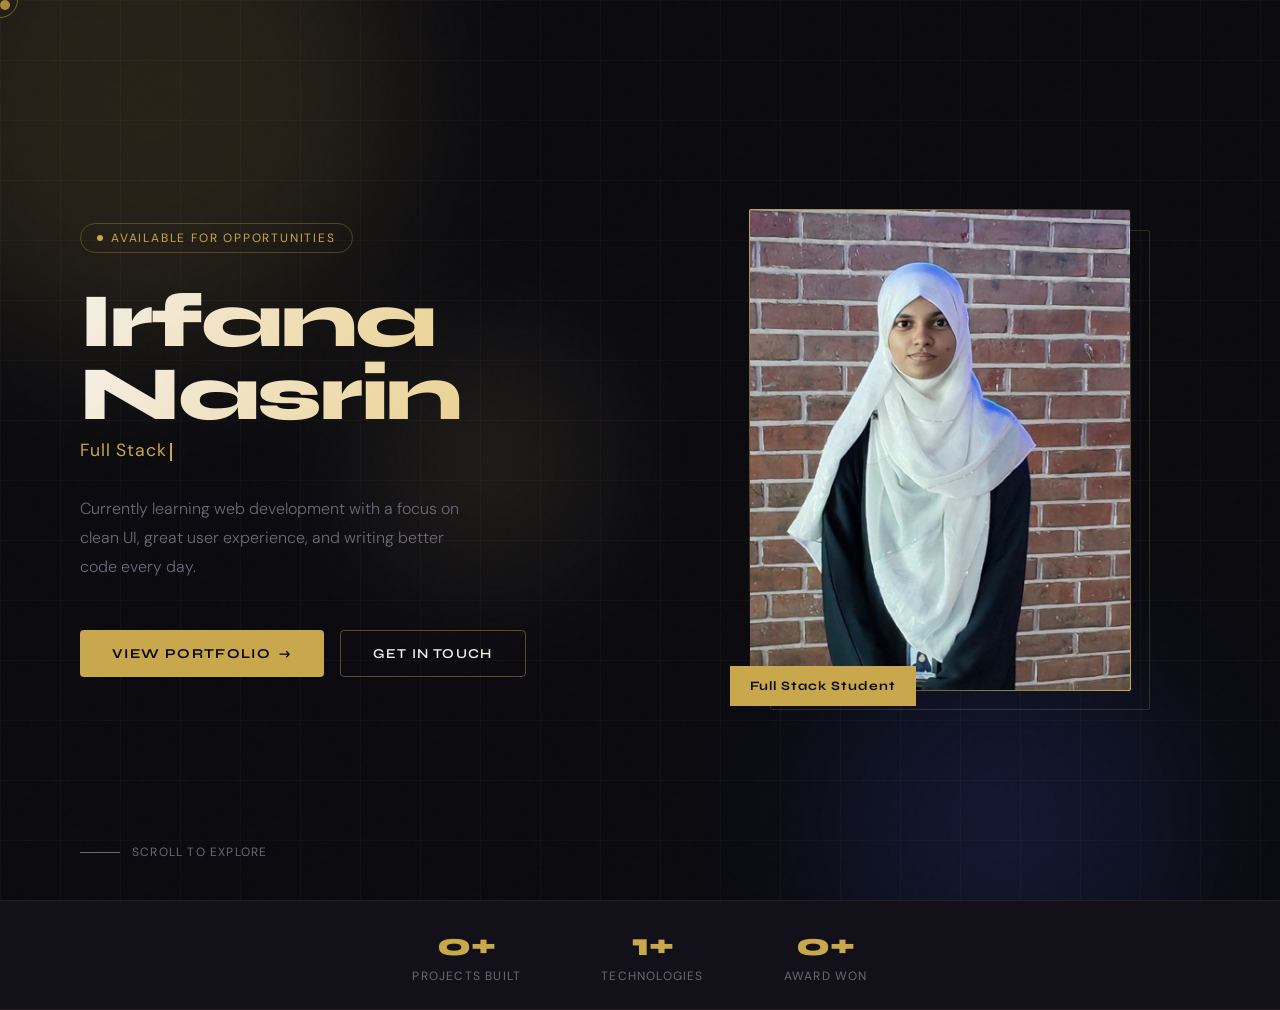
<file: dummy.html>
<!DOCTYPE html>
<html lang="en">
<head>
  <meta charset="UTF-8" />
  <title>Irfana Nasrin | Developer</title>
  <meta name="viewport" content="width=device-width, initial-scale=1.0" />
  <link href="https://fonts.googleapis.com/css2?family=Syne:wght@400;500;600;700;800&family=DM+Sans:ital,wght@0,300;0,400;0,500;1,300&display=swap" rel="stylesheet" />
  <style>
    :root {
      --ink: #0a0a0f;
      --cream: #f5f0e8;
      --gold: #c9a84c;
      --gold-light: #e8c97a;
      --muted: #6b6878;
      --surface: #12111a;
    }
    

    *, *::before, *::after { margin: 0; padding: 0; box-sizing: border-box; }

    html { scroll-behavior: smooth; }

    body {
      background: var(--ink);
      color: var(--cream);
      font-family: 'DM Sans', sans-serif;
      min-height: 100vh;
      overflow-x: hidden;
    }

    /* ── NOISE OVERLAY ── */
    body::before {
      content: '';
      position: fixed;
      inset: 0;
      background-image: url("data:image/svg+xml,%3Csvg viewBox='0 0 200 200' xmlns='http://www.w3.org/2000/svg'%3E%3Cfilter id='noise'%3E%3CfeTurbulence type='fractalNoise' baseFrequency='0.85' numOctaves='4' stitchTiles='stitch'/%3E%3C/filter%3E%3Crect width='100%25' height='100%25' filter='url(%23noise)' opacity='0.04'/%3E%3C/svg%3E");
      pointer-events: none;
      z-index: 9999;
      opacity: 0.4;
    }

    /* ── CURSOR ── */
    .cursor {
      position: fixed;
      width: 10px; height: 10px;
      background: var(--gold);
      border-radius: 50%;
      pointer-events: none;
      z-index: 10000;
      transition: transform 0.1s;
      mix-blend-mode: difference;
    }
    .cursor-ring {
      position: fixed;
      width: 36px; height: 36px;
      border: 1.5px solid var(--gold);
      border-radius: 50%;
      pointer-events: none;
      z-index: 10000;
      transition: transform 0.3s ease, opacity 0.3s;
      opacity: 0.5;
    }

    /* ── HERO ── */
    .hero {
      min-height: 100vh;
      display: grid;
      grid-template-columns: 1fr 1fr;
      position: relative;
      overflow: hidden;
    }

    /* Animated gradient orbs */
    .orb {
      position: absolute;
      border-radius: 50%;
      filter: blur(80px);
      opacity: 0.15;
      animation: float 8s ease-in-out infinite;
    }
    .orb-1 { width: 500px; height: 500px; background: var(--gold); top: -150px; left: -100px; animation-delay: 0s; }
    .orb-2 { width: 350px; height: 350px; background: #4361ee; bottom: -100px; right: 100px; animation-delay: 3s; }
    .orb-3 { width: 200px; height: 200px; background: var(--gold-light); top: 40%; left: 30%; animation-delay: 5s; }

    @keyframes float {
      0%, 100% { transform: translateY(0) scale(1); }
      50% { transform: translateY(-30px) scale(1.05); }
    }

    /* Grid lines */
    .hero::after {
      content: '';
      position: absolute;
      inset: 0;
      background-image:
        linear-gradient(rgba(201,168,76,0.04) 1px, transparent 1px),
        linear-gradient(90deg, rgba(201,168,76,0.04) 1px, transparent 1px);
      background-size: 60px 60px;
      pointer-events: none;
    }

    .hero-left {
      display: flex;
      flex-direction: column;
      justify-content: center;
      padding: 80px 60px 80px 80px;
      position: relative;
      z-index: 2;
    }

    .hero-badge {
      display: inline-flex;
      align-items: center;
      gap: 8px;
      border: 1px solid rgba(201,168,76,0.3);
      border-radius: 100px;
      padding: 6px 16px;
      font-size: 0.75rem;
      letter-spacing: 0.15em;
      text-transform: uppercase;
      color: var(--gold);
      margin-bottom: 32px;
      width: fit-content;
      animation: fadeSlideUp 0.8s ease both;
    }

    .hero-badge::before {
      content: '';
      width: 6px; height: 6px;
      background: var(--gold);
      border-radius: 50%;
      animation: pulse 2s ease-in-out infinite;
    }

    @keyframes pulse {
      0%, 100% { opacity: 1; transform: scale(1); }
      50% { opacity: 0.4; transform: scale(0.8); }
    }

    .hero-name {
      font-family: 'Syne', sans-serif;
      font-size: clamp(3.5rem, 6vw, 6rem);
      font-weight: 800;
      line-height: 0.95;
      letter-spacing: -0.03em;
      margin-bottom: 8px;
      animation: fadeSlideUp 0.8s 0.2s ease both;
    }

    .hero-name span {
      display: block;
      background: linear-gradient(135deg, var(--cream) 0%, var(--gold-light) 100%);
      -webkit-background-clip: text;
      -webkit-text-fill-color: transparent;
      background-clip: text;
    }

    .hero-role {
      font-size: 1.1rem;
      color: var(--gold);
      font-weight: 400;
      letter-spacing: 0.05em;
      margin-bottom: 28px;
      height: 1.6em;
      overflow: hidden;
      animation: fadeSlideUp 0.8s 0.4s ease both;
    }

    #typewriter {
      display: inline-block;
    }

    .cursor-blink {
      display: inline-block;
      width: 2px;
      height: 1em;
      background: var(--gold);
      margin-left: 3px;
      vertical-align: middle;
      animation: blink 1s infinite;
    }

    @keyframes blink { 0%,100%{opacity:1} 50%{opacity:0} }

    .hero-tagline {
      font-size: 1rem;
      color: var(--muted);
      line-height: 1.8;
      max-width: 380px;
      margin-bottom: 48px;
      font-weight: 300;
      animation: fadeSlideUp 0.8s 0.6s ease both;
    }

    .hero-cta {
      display: flex;
      gap: 16px;
      animation: fadeSlideUp 0.8s 0.8s ease both;
    }

    .btn-primary {
      background: var(--gold);
      color: var(--ink);
      border: none;
      padding: 14px 32px;
      border-radius: 4px;
      font-family: 'Syne', sans-serif;
      font-weight: 700;
      font-size: 0.85rem;
      letter-spacing: 0.1em;
      text-transform: uppercase;
      cursor: pointer;
      text-decoration: none;
      display: inline-flex;
      align-items: center;
      gap: 8px;
      transition: all 0.3s ease;
      position: relative;
      overflow: hidden;
    }

    .btn-primary::before {
      content: '';
      position: absolute;
      inset: 0;
      background: var(--ink);
      transform: translateX(-100%);
      transition: transform 0.3s ease;
    }

    .btn-primary:hover::before { transform: translateX(0); }
    .btn-primary:hover { color: var(--gold); }
    .btn-primary span { position: relative; z-index: 1; }

    .btn-outline {
      border: 1px solid rgba(201,168,76,0.4);
      color: var(--cream);
      padding: 14px 32px;
      border-radius: 4px;
      font-family: 'Syne', sans-serif;
      font-weight: 600;
      font-size: 0.85rem;
      letter-spacing: 0.1em;
      text-transform: uppercase;
      cursor: pointer;
      text-decoration: none;
      display: inline-flex;
      align-items: center;
      transition: all 0.3s ease;
    }

    .btn-outline:hover {
      background: rgba(201,168,76,0.08);
      border-color: var(--gold);
      color: var(--gold);
    }

    /* Scroll indicator */
    .scroll-indicator {
      position: absolute;
      bottom: 40px;
      left: 80px;
      display: flex;
      align-items: center;
      gap: 12px;
      color: var(--muted);
      font-size: 0.75rem;
      letter-spacing: 0.1em;
      text-transform: uppercase;
      animation: fadeSlideUp 0.8s 1s ease both;
    }

    .scroll-line {
      width: 40px;
      height: 1px;
      background: var(--muted);
      position: relative;
      overflow: hidden;
    }

    .scroll-line::after {
      content: '';
      position: absolute;
      left: -100%;
      top: 0;
      width: 100%;
      height: 100%;
      background: var(--gold);
      animation: scrollLine 2s ease-in-out infinite;
    }

    @keyframes scrollLine {
      0% { left: -100%; }
      100% { left: 100%; }
    }

    /* Hero right - image */
    .hero-right {
      display: flex;
      align-items: center;
      justify-content: center;
      position: relative;
      z-index: 2;
      padding: 80px 80px 80px 40px;
    }

    .image-frame {
      position: relative;
      width: 380px;
      height: 480px;
      animation: fadeSlideUp 1s 0.5s ease both;
    }

    .image-frame::before {
      content: '';
      position: absolute;
      inset: -1px;
      border-radius: 2px;
      background: linear-gradient(135deg, var(--gold) 0%, transparent 50%, var(--gold) 100%);
      z-index: 0;
    }

    .image-frame::after {
      content: '';
      position: absolute;
      top: 20px; left: 20px; right: -20px; bottom: -20px;
      border: 1px solid rgba(201,168,76,0.2);
      border-radius: 2px;
      z-index: -1;
    }

    .image-frame img {
      position: relative;
      z-index: 1;
      width: 100%;
      height: 100%;
      object-fit: cover;
      border-radius: 2px;
      filter: grayscale(20%) contrast(1.05);
    }

    .image-overlay-tag {
      position: absolute;
      bottom: -16px;
      left: -20px;
      background: var(--gold);
      color: var(--ink);
      padding: 12px 20px;
      font-family: 'Syne', sans-serif;
      font-weight: 700;
      font-size: 0.8rem;
      letter-spacing: 0.08em;
      z-index: 3;
    }

    /* Stats strip */
    .stats-strip {
      background: var(--surface);
      border-top: 1px solid rgba(201,168,76,0.1);
      border-bottom: 1px solid rgba(201,168,76,0.1);
      padding: 24px 80px;
      display: flex;
      justify-content: center;
      gap: 80px;
    }

    .stat-item {
      text-align: center;
      animation: fadeSlideUp 0.6s ease both;
    }

    .stat-num {
      font-family: 'Syne', sans-serif;
      font-size: 2rem;
      font-weight: 800;
      color: var(--gold);
      display: block;
    }

    .stat-label {
      font-size: 0.75rem;
      letter-spacing: 0.1em;
      text-transform: uppercase;
      color: var(--muted);
      margin-top: 4px;
    }

    @keyframes fadeSlideUp {
      from { opacity: 0; transform: translateY(24px); }
      to { opacity: 1; transform: translateY(0); }
    }

    @media (max-width: 900px) {
      .hero { grid-template-columns: 1fr; min-height: auto; }
      .hero-left { padding: 120px 32px 40px; }
      .hero-right { padding: 20px 32px 60px; }
      .image-frame { width: 100%; max-width: 320px; height: 380px; }
      .scroll-indicator { left: 32px; }
      .stats-strip { padding: 24px 32px; gap: 40px; }
    }
  </style>
</head>
<body>
  <div class="cursor" id="cursor"></div>
  <div class="cursor-ring" id="cursorRing"></div>

  <section class="hero">
    <div class="orb orb-1"></div>
    <div class="orb orb-2"></div>
    <div class="orb orb-3"></div>

    <div class="hero-left">
      <div class="hero-badge">Available for opportunities</div>

      <h1 class="hero-name">
        <span>Irfana</span>
        <span>Nasrin</span>
      </h1>

      <div class="hero-role">
        <span id="typewriter"></span><span class="cursor-blink"></span>
      </div>

      <p class="hero-tagline">
        Currently learning web development with a focus on clean UI, great user experience, and writing better code every day.
      </p>

      <div class="hero-cta">
        <a href="about.html#about" class="btn-primary" onclick="handleNav(event, this)">
          <span>View Portfolio</span>
          <span>→</span>
        </a>
        <a href="mailto:nasrinirfana42@gmail.com" class="btn-outline">Get in Touch</a>
      </div>

      <div class="scroll-indicator">
        <div class="scroll-line"></div>
        Scroll to explore
      </div>
    </div>

    <div class="hero-right">
      <div class="image-frame">
        <img src="assets/image copy 21.png" alt="Irfana Nasrin" />
        <div class="image-overlay-tag">Full Stack Student</div>
      </div>
    </div>
  </section>

  <div class="stats-strip">
    <div class="stat-item">
      <span class="stat-num" data-count="3">0</span>
      <span class="stat-label">Projects Built</span>
    </div>
    <div class="stat-item">
      <span class="stat-num" data-count="6">0</span>
      <span class="stat-label">Technologies</span>
    </div>
    <div class="stat-item">
      <span class="stat-num" data-count="1">0</span>
      <span class="stat-label">Award Won</span>
    </div>
  </div>

  <script>
    // Custom cursor
    const cursor = document.getElementById('cursor');
    const ring = document.getElementById('cursorRing');
    let mx = 0, my = 0, rx = 0, ry = 0;

    document.addEventListener('mousemove', e => {
      mx = e.clientX; my = e.clientY;
      cursor.style.left = mx - 5 + 'px';
      cursor.style.top = my - 5 + 'px';
    });

    function animateRing() {
      rx += (mx - rx - 18) * 0.12;
      ry += (my - ry - 18) * 0.12;
      ring.style.left = rx + 'px';
      ring.style.top = ry + 'px';
      requestAnimationFrame(animateRing);
    }
    animateRing();

    // Typewriter
    const roles = ['Full Stack Developer', 'Frontend Enthusiast', 'Problem Solver', 'UI/UX Explorer'];
    let ri = 0, ci = 0, deleting = false;
    const tw = document.getElementById('typewriter');

    function type() {
      const word = roles[ri];
      tw.textContent = deleting ? word.slice(0, ci--) : word.slice(0, ci++);
      let speed = deleting ? 60 : 110;
      if (!deleting && ci > word.length) { speed = 2200; deleting = true; }
      else if (deleting && ci < 0) { deleting = false; ri = (ri + 1) % roles.length; ci = 0; speed = 300; }
      setTimeout(type, speed);
    }
    type();

    // Counter animation
    const counters = document.querySelectorAll('.stat-num');
    const obs = new IntersectionObserver(entries => {
      entries.forEach(e => {
        if (e.isIntersecting) {
          const target = +e.target.dataset.count;
          let curr = 0;
          const step = target / 40;
          const timer = setInterval(() => {
            curr += step;
            if (curr >= target) { curr = target; clearInterval(timer); }
            e.target.textContent = Math.floor(curr) + '+';
          }, 40);
          obs.unobserve(e.target);
        }
      });
    }, { threshold: 0.5 });
    counters.forEach(c => obs.observe(c));

    // Page transition
    function handleNav(e, el) {
      e.preventDefault();
      document.body.style.transition = 'opacity 0.5s';
      document.body.style.opacity = '0';
      setTimeout(() => window.location.href = el.href, 500);
    }
  </script>
</body>
</html>
</file>
